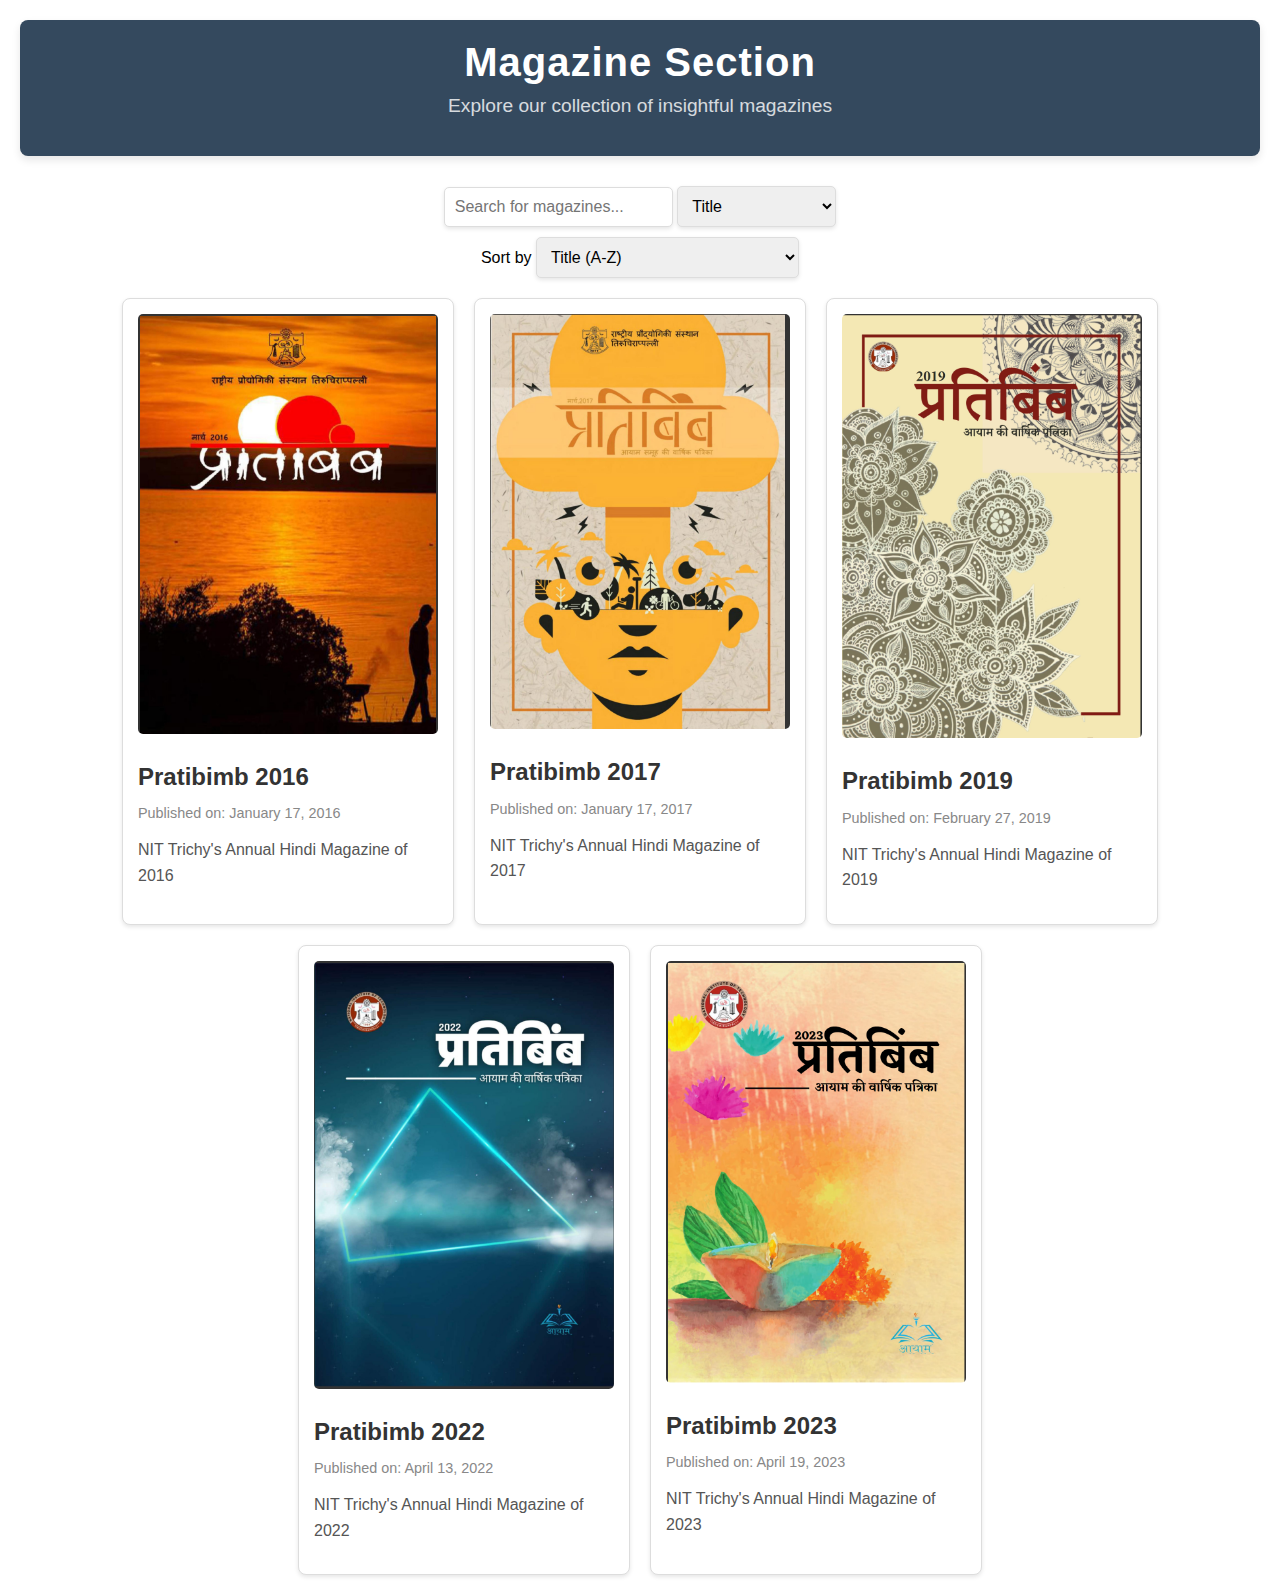
<file: index.html>
<!DOCTYPE html>
<html lang="en">
<head>
    <meta charset="UTF-8">
    <meta name="viewport" content="width=device-width, initial-scale=1.0">
    <title>Magazine Section</title>
    <link rel="stylesheet" href="styles.css">
</head>
<body>
    <header class="main-header">
        <h1 class="main-title">Magazine Section</h1>
        <p class="subtitle">Explore our collection of insightful magazines</p>
    </header>
    <div class="controls">
        <div class="dropdown">
            <input type="text" id="searchInput" placeholder="Search for magazines..." onkeyup="filterAndSortMagazines()">
            <select id="filterCriteria" onchange="filterAndSortMagazines()">
                <option value="title">Title</option>
                <option value="publication-date">Publication Date</option>
                <option value="popularity">Popularity</option>
            </select>
        </div>
        <div class="sort-by">
            <label>Sort by</label>
            <select id="sortCriteria" onchange="filterAndSortMagazines()">
                <option value="title-asc">Title (A-Z)</option>
                <option value="title-desc">Title (Z-A)</option>
                <option value="date-asc">Publication Date (Oldest First)</option>
                <option value="date-desc">Publication Date (Newest First)</option>
                <option value="popularity-asc">Popularity (Low to High)</option>
                <option value="popularity-desc">Popularity (High to Low)</option>
            </select>
        </div>
    </div>

    <div class="magazine-list" id="magazineList">
        <a style="text-decoration:none" href="https://issuu.com/aayaamhindicell/docs/pratibimb_2019" class="magazine-item" data-date="2019-02-27" data-popularity="8">
            <img src="magazine-cover1.png" alt="pratibimb_2019" class="cover-image">
            <h3 class="magazine-title">Pratibimb 2019</h3>
            <p class="publication-date">Published on: February 27, 2019</p>
            <p class="description">NIT Trichy's Annual Hindi Magazine of 2019</p>
        </a>

        <a style="text-decoration: none" href="https://issuu.com/aayaamhindicell/docs/pratibimb_2022" class="magazine-item" data-date="2022-04-13" data-popularity="5">
            <img src="magazine-cover2.png" alt="pratibimb_2022" class="cover-image">
            <h3 class="magazine-title">Pratibimb 2022</h3>
            <p class="publication-date">Published on: April 13, 2022</p>
            <p class="description">NIT Trichy's Annual Hindi Magazine of 2022</p>
        </a>

        <a style="text-decoration: none" href="https://issuu.com/aayaamhindicell/docs/pratibimb_2016" class="magazine-item" data-date="2016-01-17" data-popularity="10">
            <img src="magazine-cover3.png" alt="pratibimb_2016" class="cover-image">
            <h3 class="magazine-title">Pratibimb 2016</h3>
            <p class="publication-date">Published on: January 17, 2016</p>
            <p class="description">NIT Trichy's Annual Hindi Magazine of 2016</p>
        </a>
        <a style="text-decoration:none" href="https://issuu.com/aayaamhindicell/docs/pratibimb_2017" class="magazine-item" data-date="2017-01-17" data-popularity="8">
            <img src="magazine-cover4.png" alt="pratibimb_2017" class="cover-image">
            <h3 class="magazine-title">Pratibimb 2017</h3>
            <p class="publication-date">Published on: January 17, 2017</p>
            <p class="description">NIT Trichy's Annual Hindi Magazine of 2017</p>
        </a>

        <a style="text-decoration: none" href="https://issuu.com/aayaamhindicell/docs/pratibimb_2023" class="magazine-item" data-date="2023-04-19" data-popularity="5">
            <img src="magazine-cover5.png" alt="pratibimb_2022" class="cover-image">
            <h3 class="magazine-title">Pratibimb 2023</h3>
            <p class="publication-date">Published on: April 19, 2023</p>
            <p class="description">NIT Trichy's Annual Hindi Magazine of 2023</p>
        </a>
    </div>

    <div class="no-results" id="noResultsMessage" style="display: none;">
        <p class="no-results">No Result</p>     
        <img src="no_result.png" alt="Not found" height="300" width="300">
    </div>
    <script src="scripts.js"></script>
</body>
</html>
</file>
<file: styles.css>
body {
    font-family: Arial, sans-serif;
    background-color: #ffffff;
    margin: 0;
    padding: 20px;
}
.main-header {
    text-align: center;
    padding: 20px;
    background-color: #34495e;
    color: #fff;
    border-radius: 8px;
    margin-bottom: 30px;
    box-shadow: 0 4px 8px rgba(0, 0, 0, 0.1);
}

.main-title {
    font-size: 2.5em;
    margin: 0;
    letter-spacing: 1px;
}

.subtitle {
    font-size: 1.2em;
    margin-top: 10px;
    font-weight: 200;
    opacity: 0.8;
}
.controls {
    display: flex;
    flex-direction: column;
    justify-content: center;
    align-items: center;
    gap: 10px;
    margin-bottom: 20px;
}

.controls input[type="text"], .controls select {
    padding: 10px;
    font-size: 1em;
    border: 1px solid #ddd;
    border-radius: 5px;
    box-shadow: 0 2px 4px rgba(0, 0, 0, 0.1);
}
.magazine-list {
    display: flex;
    flex-wrap: wrap;
    gap: 20px;
    justify-content: center;
}

.magazine-item {
    width: 300px;
    border: 1px solid #ddd;
    padding: 15px;
    border-radius: 8px;
    background-color: #fff;
    box-shadow: 0 2px 4px rgba(0, 0, 0, 0.1);
    transition: transform 0.3s ease;
}

.magazine-item:hover {
    transform: translateY(-5px);
}
.cover-image {
    width: 100%;
    height: auto;
    border-radius: 5px;
    margin-bottom: 15px;
}

.magazine-title {
    font-size: 1.5em;
    margin: 10px 0;
    color: #333;
}

.publication-date {
    font-size: 0.9em;
    color: #888;
    margin-bottom: 10px;
}

.description {
    font-size: 1em;
    color: #555;
    line-height: 1.6em;
}
.no-results {
    text-align: center;
    font-size: 3em;
    color: #888;
    font-size: 1.2em;
    margin-top: 20px;
}


@media only screen and (max-width: 720px){
    .dropdown{
        display: flex;
        flex-direction: row;
        gap: 10px;
    }
    .magazine-item {
        width: 150px;
        border: 1px solid #ddd;
        padding: 5px;
        border-radius: 8px;
        background-color: #fff;
        box-shadow: 0 2px 4px rgba(0, 0, 0, 0.1);
        transition: transform 0.3s ease;
    }
}
</file>
